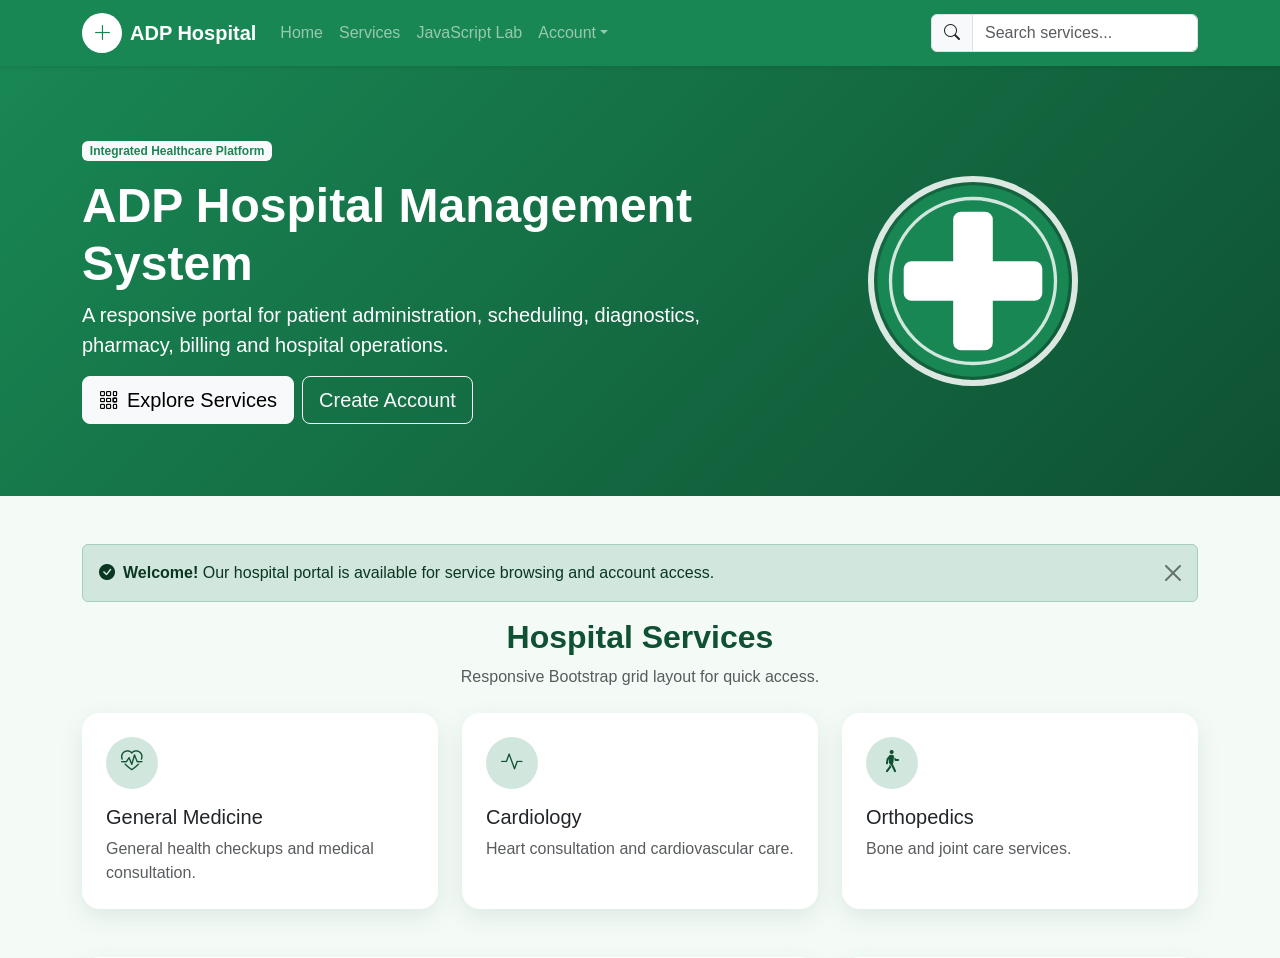
<file: index.html>
<!DOCTYPE html><html lang="en"><head><meta charset="UTF-8"><meta name="viewport" content="width=device-width, initial-scale=1"><meta http-equiv="refresh" content="0; url=home.html"><title>ADP Hospital</title></head><body><p>Redirecting to <a href="home.html">ADP Hospital</a>...</p></body></html>
</file>
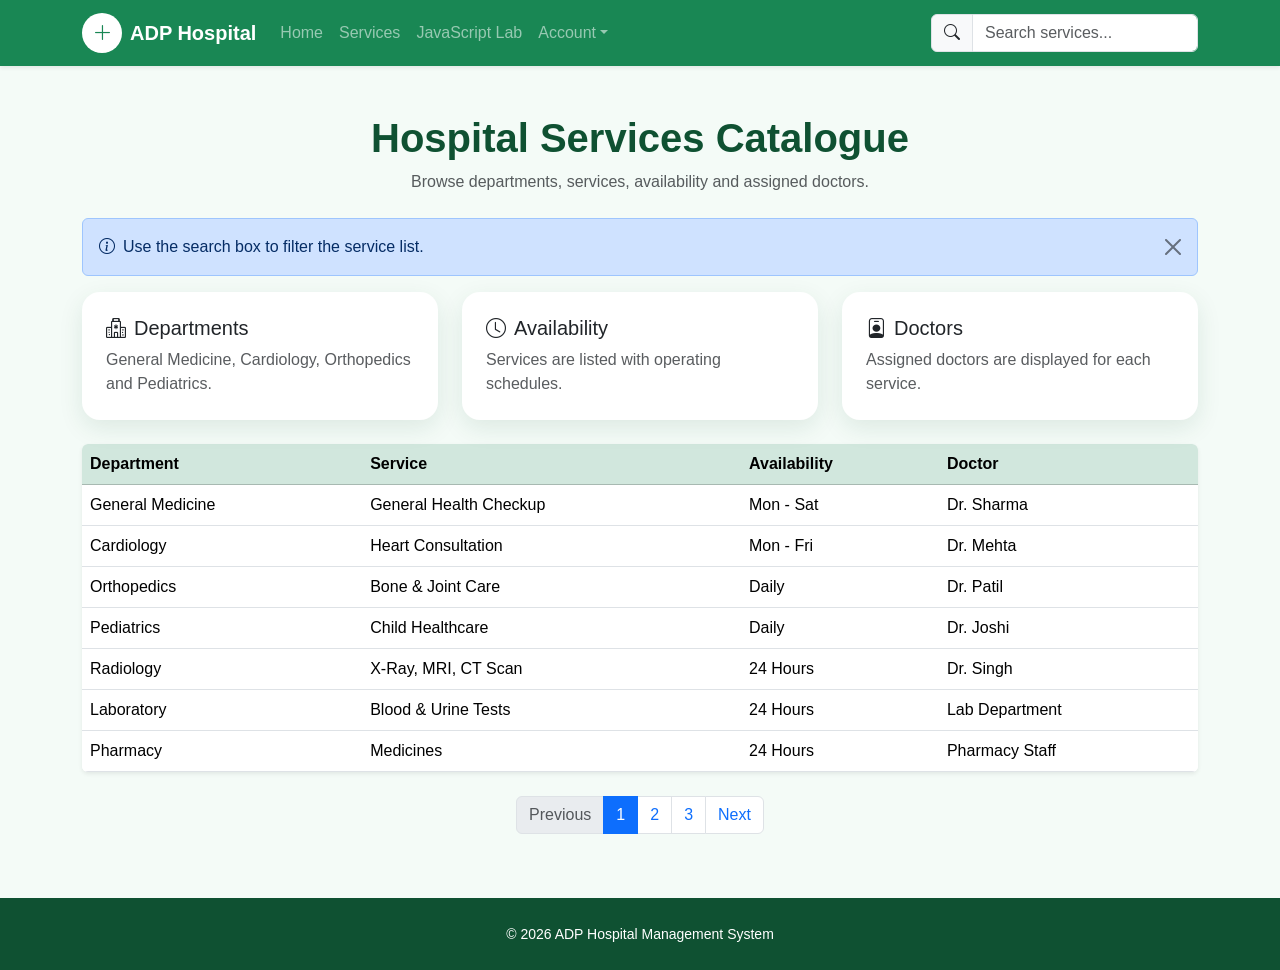
<file: catalogue.html>
<!DOCTYPE html><html lang="en"><head><meta charset="UTF-8"><meta name="viewport" content="width=device-width, initial-scale=1">
<title>Services Catalogue | ADP Hospital</title><link href="https://cdn.jsdelivr.net/npm/bootstrap@5.3.3/dist/css/bootstrap.min.css" rel="stylesheet"><link href="https://cdn.jsdelivr.net/npm/bootstrap-icons@1.11.3/font/bootstrap-icons.css" rel="stylesheet"><link rel="stylesheet" href="styles.css"></head><body> 
<nav class="navbar navbar-expand-lg navbar-dark bg-success sticky-top shadow-sm">
<div class="container">
<a class="navbar-brand fw-bold d-flex align-items-center gap-2" href="home.html"><span class="brand-mark"><i class="bi bi-plus-lg"></i></span> ADP Hospital</a>
<button class="navbar-toggler" type="button" data-bs-toggle="collapse" data-bs-target="#mainNav"><span class="navbar-toggler-icon"></span></button>
<div class="collapse navbar-collapse" id="mainNav">
<ul class="navbar-nav me-auto mb-2 mb-lg-0">
<li class="nav-item"><a class="nav-link" href="home.html">Home</a></li>
<li class="nav-item"><a class="nav-link" href="catalogue.html">Services</a></li><li class="nav-item"><a class="nav-link" href="javascript.html">JavaScript Lab</a></li>
<li class="nav-item dropdown"><a class="nav-link dropdown-toggle" href="#" data-bs-toggle="dropdown">Account</a>
<ul class="dropdown-menu"><li><a class="dropdown-item" href="login.html">Login</a></li><li><a class="dropdown-item" href="register.html">Register</a></li></ul></li>
</ul>
<form class="d-flex" role="search" onsubmit="return false;"><div class="input-group">
<span class="input-group-text"><i class="bi bi-search"></i></span><input class="form-control" type="search" placeholder="Search services..." id="globalSearch">
</div></form>
</div></div></nav>

<main class="container py-5"><div class="text-center mb-4"><h1 class="page-title">Hospital Services Catalogue</h1><p class="text-muted">Browse departments, services, availability and assigned doctors.</p></div>
<div class="alert alert-primary alert-dismissible fade show" role="alert"><i class="bi bi-info-circle me-2"></i>Use the search box to filter the service list.<button type="button" class="btn-close" data-bs-dismiss="alert"></button></div>
<div class="row g-4 mb-4"><div class="col-12 col-md-4"><div class="card section-card p-4"><h5><i class="bi bi-hospital me-2"></i>Departments</h5><p class="text-muted mb-0">General Medicine, Cardiology, Orthopedics and Pediatrics.</p></div></div>
<div class="col-12 col-md-4"><div class="card section-card p-4"><h5><i class="bi bi-clock me-2"></i>Availability</h5><p class="text-muted mb-0">Services are listed with operating schedules.</p></div></div>
<div class="col-12 col-md-4"><div class="card section-card p-4"><h5><i class="bi bi-person-badge me-2"></i>Doctors</h5><p class="text-muted mb-0">Assigned doctors are displayed for each service.</p></div></div></div>
<div class="table-responsive shadow-sm rounded"><table class="table table-hover align-middle mb-0 bg-white" id="serviceTable">
<thead class="table-success"><tr><th>Department</th><th>Service</th><th>Availability</th><th>Doctor</th></tr></thead><tbody>
<tr><td>General Medicine</td><td>General Health Checkup</td><td>Mon - Sat</td><td>Dr. Sharma</td></tr>
<tr><td>Cardiology</td><td>Heart Consultation</td><td>Mon - Fri</td><td>Dr. Mehta</td></tr>
<tr><td>Orthopedics</td><td>Bone &amp; Joint Care</td><td>Daily</td><td>Dr. Patil</td></tr>
<tr><td>Pediatrics</td><td>Child Healthcare</td><td>Daily</td><td>Dr. Joshi</td></tr>
<tr><td>Radiology</td><td>X-Ray, MRI, CT Scan</td><td>24 Hours</td><td>Dr. Singh</td></tr>
<tr><td>Laboratory</td><td>Blood &amp; Urine Tests</td><td>24 Hours</td><td>Lab Department</td></tr>
<tr><td>Pharmacy</td><td>Medicines</td><td>24 Hours</td><td>Pharmacy Staff</td></tr></tbody></table></div>
<nav class="mt-4" aria-label="Service pages"><ul class="pagination justify-content-center"><li class="page-item disabled"><a class="page-link" href="#">Previous</a></li>
<li class="page-item active"><a class="page-link" href="#">1</a></li><li class="page-item"><a class="page-link" href="#">2</a></li><li class="page-item"><a class="page-link" href="#">3</a></li><li class="page-item"><a class="page-link" href="#">Next</a></li></ul></nav>
</main><footer class="py-4"><div class="container text-center"><small>© 2026 ADP Hospital Management System</small></div></footer>
<script>document.getElementById('globalSearch').addEventListener('input',function(){var q=this.value.toLowerCase();document.querySelectorAll('#serviceTable tbody tr').forEach(function(r){r.style.display=r.innerText.toLowerCase().includes(q)?'':'none';});});</script>
<script src="https://cdn.jsdelivr.net/npm/bootstrap@5.3.3/dist/js/bootstrap.bundle.min.js"></script></body></html>
</file>
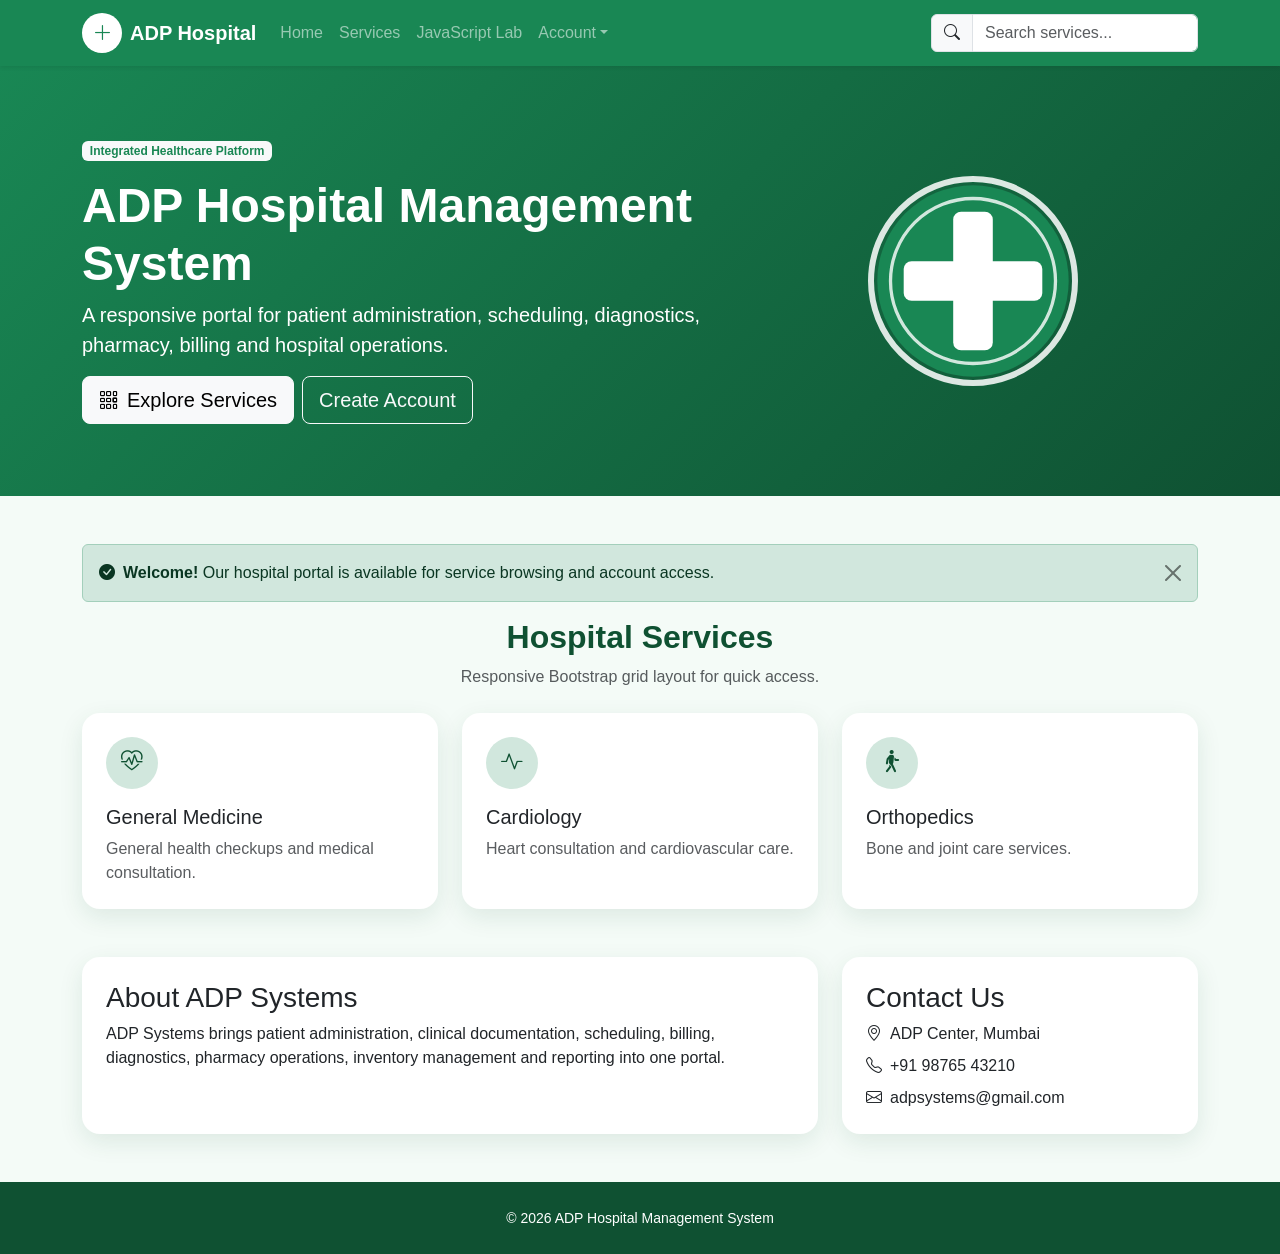
<file: home.html>
<!DOCTYPE html><html lang="en"><head>
<meta charset="UTF-8"><meta name="viewport" content="width=device-width, initial-scale=1">
<title>ADP Hospital Management System</title><link href="https://cdn.jsdelivr.net/npm/bootstrap@5.3.3/dist/css/bootstrap.min.css" rel="stylesheet"><link href="https://cdn.jsdelivr.net/npm/bootstrap-icons@1.11.3/font/bootstrap-icons.css" rel="stylesheet"><link rel="stylesheet" href="styles.css"></head><body>

<nav class="navbar navbar-expand-lg navbar-dark bg-success sticky-top shadow-sm">
<div class="container">
<a class="navbar-brand fw-bold d-flex align-items-center gap-2" href="home.html"><span class="brand-mark"><i class="bi bi-plus-lg"></i></span> ADP Hospital</a>
<button class="navbar-toggler" type="button" data-bs-toggle="collapse" data-bs-target="#mainNav"><span class="navbar-toggler-icon"></span></button>
<div class="collapse navbar-collapse" id="mainNav">
<ul class="navbar-nav me-auto mb-2 mb-lg-0">
<li class="nav-item"><a class="nav-link" href="home.html">Home</a></li>
<li class="nav-item"><a class="nav-link" href="catalogue.html">Services</a></li><li class="nav-item"><a class="nav-link" href="javascript.html">JavaScript Lab</a></li>
<li class="nav-item dropdown"><a class="nav-link dropdown-toggle" href="#" data-bs-toggle="dropdown">Account</a>
<ul class="dropdown-menu"><li><a class="dropdown-item" href="login.html">Login</a></li><li><a class="dropdown-item" href="register.html">Register</a></li></ul></li>
</ul>
<form class="d-flex" role="search" onsubmit="return false;"><div class="input-group">
<span class="input-group-text"><i class="bi bi-search"></i></span><input class="form-control" type="search" placeholder="Search services..." id="globalSearch">
</div></form>
</div></div></nav>

<header class="hero py-5"><div class="container py-4"><div class="row align-items-center g-4">
<div class="col-12 col-md-7"><span class="badge bg-light text-success mb-3">Integrated Healthcare Platform</span>
<h1 class="display-5 fw-bold">ADP Hospital Management System</h1>
<p class="lead">A responsive portal for patient administration, scheduling, diagnostics, pharmacy, billing and hospital operations.</p>
<div class="d-flex flex-wrap gap-2"><a href="catalogue.html" class="btn btn-light btn-lg"><i class="bi bi-grid-3x3-gap me-2"></i>Explore Services</a>
<a href="register.html" class="btn btn-outline-light btn-lg">Create Account</a></div></div>
<div class="col-12 col-md-5 text-center"><img src="hospital-logo.svg" class="hero-logo rounded-circle img-fluid" alt="Hospital logo"></div>
</div></div></header>
<main class="container py-5">
<div class="alert alert-success alert-dismissible fade show" role="alert"><i class="bi bi-check-circle-fill me-2"></i><strong>Welcome!</strong> Our hospital portal is available for service browsing and account access.
<button type="button" class="btn-close" data-bs-dismiss="alert"></button></div>
<section class="mb-5"><div class="text-center mb-4"><h2 class="page-title">Hospital Services</h2><p class="text-muted">Responsive Bootstrap grid layout for quick access.</p></div>
<div class="row g-4">
<div class="col-12 col-sm-6 col-md-4"><div class="card section-card p-4"><span class="service-icon mb-3"><i class="bi bi-heart-pulse"></i></span><h5>General Medicine</h5><p class="text-muted mb-0">General health checkups and medical consultation.</p></div></div>
<div class="col-12 col-sm-6 col-md-4"><div class="card section-card p-4"><span class="service-icon mb-3"><i class="bi bi-activity"></i></span><h5>Cardiology</h5><p class="text-muted mb-0">Heart consultation and cardiovascular care.</p></div></div>
<div class="col-12 col-sm-6 col-md-4"><div class="card section-card p-4"><span class="service-icon mb-3"><i class="bi bi-person-walking"></i></span><h5>Orthopedics</h5><p class="text-muted mb-0">Bone and joint care services.</p></div></div>
</div></section>
<section class="row g-4"><div class="col-12 col-md-8"><div class="card section-card p-4"><h3>About ADP Systems</h3><p class="mb-0">ADP Systems brings patient administration, clinical documentation, scheduling, billing, diagnostics, pharmacy operations, inventory management and reporting into one portal.</p></div></div>
<div class="col-12 col-md-4"><div class="card section-card p-4"><h3>Contact Us</h3><p class="mb-2"><i class="bi bi-geo-alt me-2"></i>ADP Center, Mumbai</p><p class="mb-2"><i class="bi bi-telephone me-2"></i>+91 98765 43210</p><p class="mb-0"><i class="bi bi-envelope me-2"></i>adpsystems@gmail.com</p></div></div></section>
</main><footer class="py-4"><div class="container text-center"><small>© 2026 ADP Hospital Management System</small></div></footer><script src="https://cdn.jsdelivr.net/npm/bootstrap@5.3.3/dist/js/bootstrap.bundle.min.js"></script></body></html>
</file>
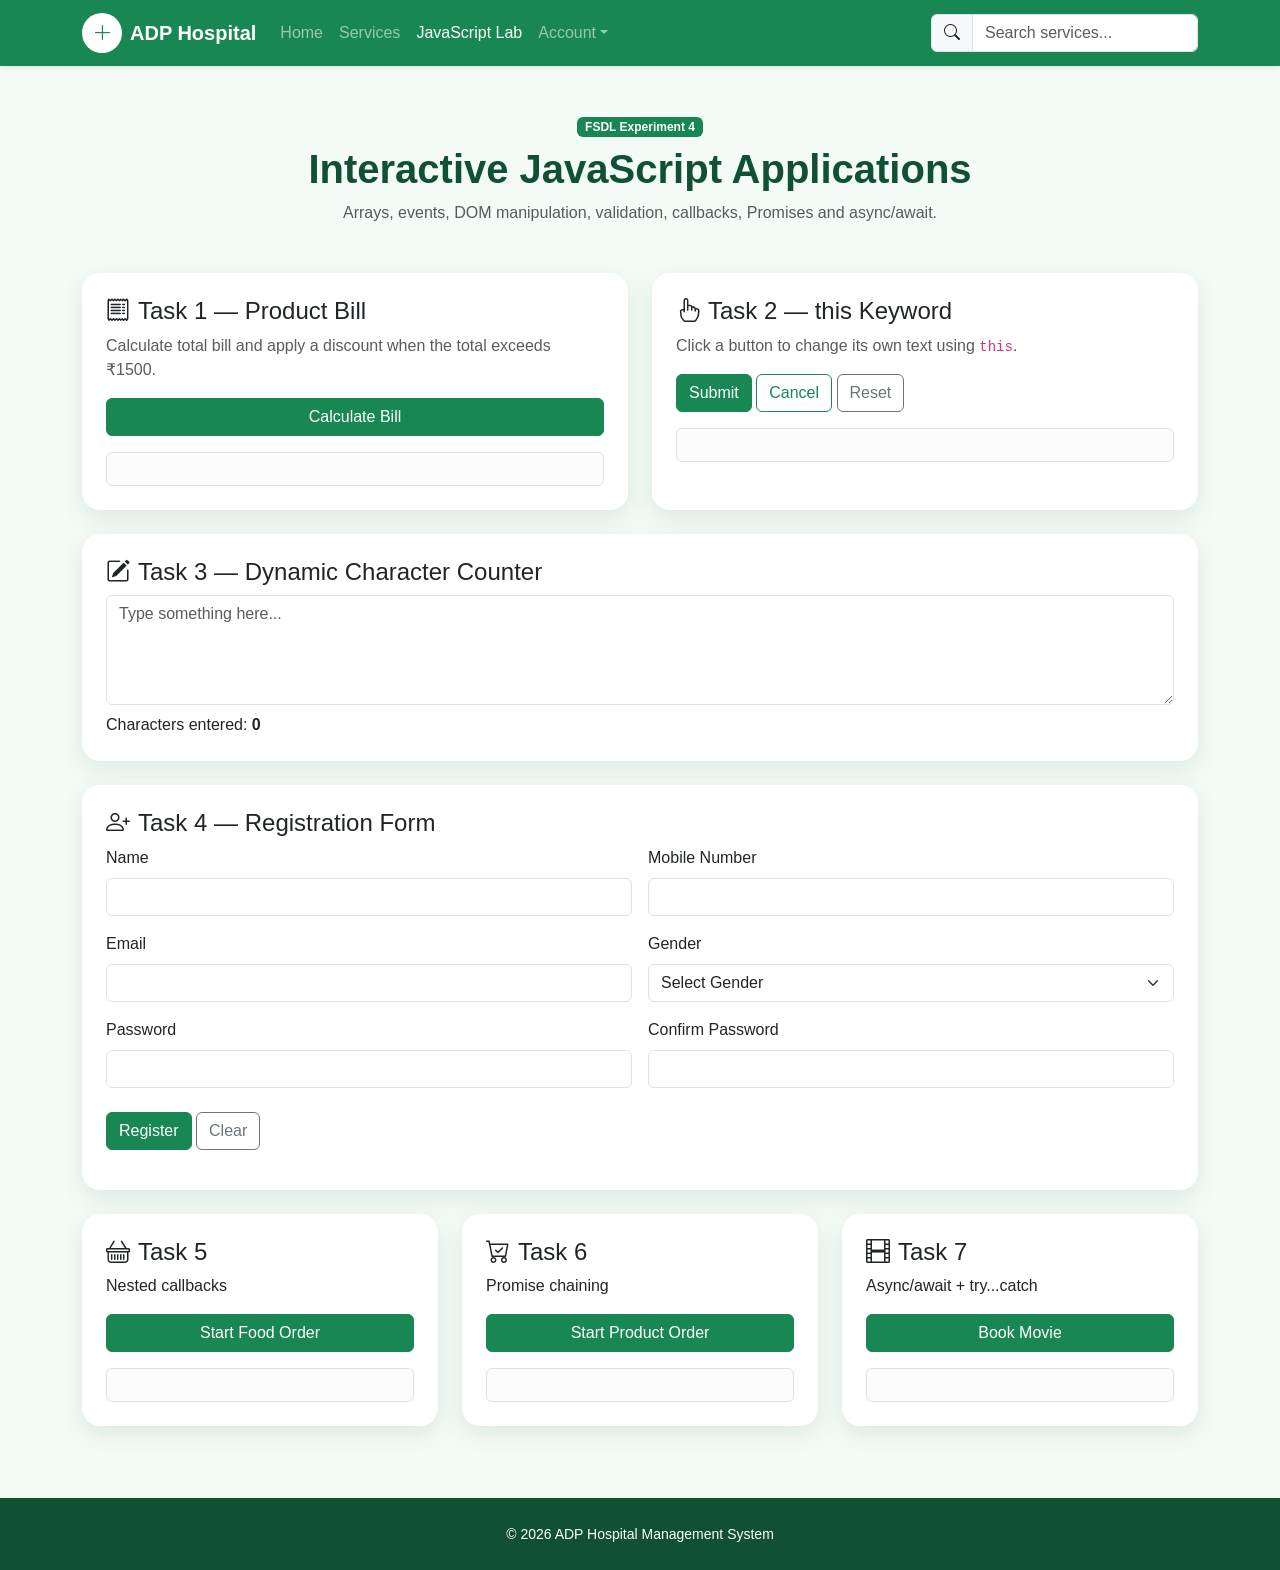
<file: javascript.html>
<!DOCTYPE html>
<html lang="en">
<head>
<meta charset="UTF-8">
<meta name="viewport" content="width=device-width, initial-scale=1.0">
<title>JavaScript Lab | ADP Hospital</title>
<link href="https://cdn.jsdelivr.net/npm/bootstrap@5.3.3/dist/css/bootstrap.min.css" rel="stylesheet">
<link href="https://cdn.jsdelivr.net/npm/bootstrap-icons@1.11.3/font/bootstrap-icons.css" rel="stylesheet">
<link rel="stylesheet" href="styles.css">
</head>
<body>
<nav class="navbar navbar-expand-lg navbar-dark bg-success sticky-top shadow-sm">
<div class="container">
<a class="navbar-brand fw-bold d-flex align-items-center gap-2" href="home.html">
<span class="brand-mark"><i class="bi bi-plus-lg"></i></span> ADP Hospital
</a>
<button class="navbar-toggler" type="button" data-bs-toggle="collapse" data-bs-target="#mainNav">
<span class="navbar-toggler-icon"></span></button>
<div class="collapse navbar-collapse" id="mainNav">
<ul class="navbar-nav me-auto mb-2 mb-lg-0">
<li class="nav-item"><a class="nav-link" href="home.html">Home</a></li>
<li class="nav-item"><a class="nav-link" href="catalogue.html">Services</a></li>
<li class="nav-item"><a class="nav-link active" href="javascript.html">JavaScript Lab</a></li>
<li class="nav-item dropdown">
<a class="nav-link dropdown-toggle" href="#" data-bs-toggle="dropdown">Account</a>
<ul class="dropdown-menu">
<li><a class="dropdown-item" href="login.html">Login</a></li>
<li><a class="dropdown-item" href="register.html">Register</a></li>
</ul></li>
</ul>
<form class="d-flex" role="search" onsubmit="return false;">
<div class="input-group"><span class="input-group-text"><i class="bi bi-search"></i></span>
<input class="form-control" type="search" placeholder="Search services..." id="globalSearch"></div>
</form>
</div></div></nav>

<main class="container py-5">
<div class="text-center mb-5">
<span class="badge bg-success mb-2">FSDL Experiment 4</span>
<h1 class="page-title">Interactive JavaScript Applications</h1>
<p class="text-muted">Arrays, events, DOM manipulation, validation, callbacks, Promises and async/await.</p>
</div>

<div class="row g-4">
<div class="col-12 col-lg-6">
<div class="card section-card p-4">
<h4><i class="bi bi-receipt me-2"></i>Task 1 — Product Bill</h4>
<p class="text-muted">Calculate total bill and apply a discount when the total exceeds ₹1500.</p>
<button class="btn btn-success" onclick="calculateBill()">Calculate Bill</button>
<div id="billOutput" class="alert alert-light border mt-3 mb-0"></div>
</div></div>

<div class="col-12 col-lg-6">
<div class="card section-card p-4">
<h4><i class="bi bi-hand-index me-2"></i>Task 2 — this Keyword</h4>
<p class="text-muted">Click a button to change its own text using <code>this</code>.</p>
<div>
<button class="btn btn-success" onclick="changeButtonText(this)">Submit</button>
<button class="btn btn-outline-success" onclick="changeButtonText(this)">Cancel</button>
<button class="btn btn-outline-secondary" onclick="changeButtonText(this)">Reset</button>
</div>
<div id="buttonOutput" class="alert alert-light border mt-3 mb-0"></div>
</div></div>

<div class="col-12">
<div class="card section-card p-4">
<h4><i class="bi bi-pencil-square me-2"></i>Task 3 — Dynamic Character Counter</h4>
<textarea id="textBox" class="form-control" rows="4" oninput="countCharacters()" placeholder="Type something here..."></textarea>
<div class="mt-2">Characters entered: <strong id="charCount">0</strong></div>
</div></div>

<div class="col-12">
<div class="card section-card p-4">
<h4><i class="bi bi-person-plus me-2"></i>Task 4 — Registration Form</h4>
<form id="registrationForm" novalidate>
<div class="row g-3">
<div class="col-12 col-md-6"><label class="form-label">Name</label><input id="regName" class="form-control"></div>
<div class="col-12 col-md-6"><label class="form-label">Mobile Number</label><input id="regMobile" class="form-control" maxlength="10"></div>
<div class="col-12 col-md-6"><label class="form-label">Email</label><input id="regEmail" type="email" class="form-control"></div>
<div class="col-12 col-md-6"><label class="form-label">Gender</label>
<select id="regGender" class="form-select"><option value="">Select Gender</option><option>Male</option><option>Female</option><option>Other</option></select></div>
<div class="col-12 col-md-6"><label class="form-label">Password</label><input id="regPassword" type="password" class="form-control"></div>
<div class="col-12 col-md-6"><label class="form-label">Confirm Password</label><input id="regConfirm" type="password" class="form-control"></div>
</div>
<button class="btn btn-success mt-4" type="submit">Register</button>
<button class="btn btn-outline-secondary mt-4" type="reset">Clear</button>
</form>
<div id="formOutput" class="mt-3"></div>
</div></div>

<div class="col-12 col-lg-4">
<div class="card section-card p-4 h-100">
<h4><i class="bi bi-basket me-2"></i>Task 5</h4><p>Nested callbacks</p>
<button class="btn btn-success" onclick="startFoodOrder()">Start Food Order</button>
<div id="callbackOutput" class="alert alert-light border mt-3 mb-0"></div>
</div></div>

<div class="col-12 col-lg-4">
<div class="card section-card p-4 h-100">
<h4><i class="bi bi-cart-check me-2"></i>Task 6</h4><p>Promise chaining</p>
<button class="btn btn-success" onclick="startProductOrder()">Start Product Order</button>
<div id="promiseOutput" class="alert alert-light border mt-3 mb-0"></div>
</div></div>

<div class="col-12 col-lg-4">
<div class="card section-card p-4 h-100">
<h4><i class="bi bi-film me-2"></i>Task 7</h4><p>Async/await + try...catch</p>
<button class="btn btn-success" onclick="startMovieBooking()">Book Movie</button>
<div id="asyncOutput" class="alert alert-light border mt-3 mb-0"></div>
</div></div>
</div>
</main>

<footer class="py-4 mt-4"><div class="container text-center"><small>© 2026 ADP Hospital Management System</small></div></footer>
<script src="script.js"></script>
<script src="https://cdn.jsdelivr.net/npm/bootstrap@5.3.3/dist/js/bootstrap.bundle.min.js"></script>
</body>
</html>
</file>
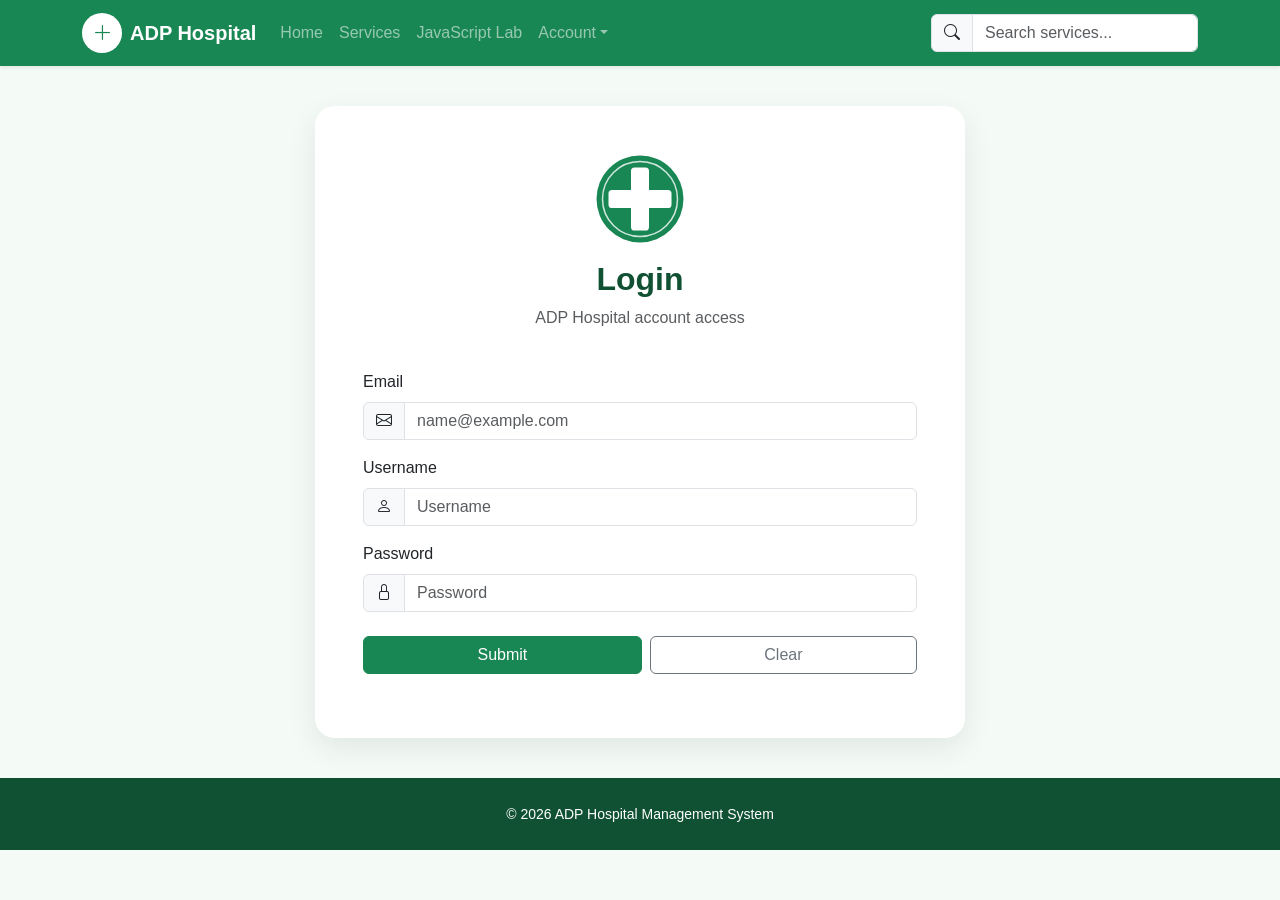
<file: login.html>
<!DOCTYPE html><html lang="en"><head><meta charset="UTF-8"><meta name="viewport" content="width=device-width, initial-scale=1">
<title>Login | ADP Hospital</title><link href="https://cdn.jsdelivr.net/npm/bootstrap@5.3.3/dist/css/bootstrap.min.css" rel="stylesheet"><link href="https://cdn.jsdelivr.net/npm/bootstrap-icons@1.11.3/font/bootstrap-icons.css" rel="stylesheet"><link rel="stylesheet" href="styles.css"></head><body>
<nav class="navbar navbar-expand-lg navbar-dark bg-success sticky-top shadow-sm">
<div class="container">
<a class="navbar-brand fw-bold d-flex align-items-center gap-2" href="home.html"><span class="brand-mark"><i class="bi bi-plus-lg"></i></span> ADP Hospital</a>
<button class="navbar-toggler" type="button" data-bs-toggle="collapse" data-bs-target="#mainNav"><span class="navbar-toggler-icon"></span></button>
<div class="collapse navbar-collapse" id="mainNav">
<ul class="navbar-nav me-auto mb-2 mb-lg-0">
<li class="nav-item"><a class="nav-link" href="home.html">Home</a></li>
<li class="nav-item"><a class="nav-link" href="catalogue.html">Services</a></li><li class="nav-item"><a class="nav-link" href="javascript.html">JavaScript Lab</a></li>
<li class="nav-item dropdown"><a class="nav-link dropdown-toggle" href="#" data-bs-toggle="dropdown">Account</a>
<ul class="dropdown-menu"><li><a class="dropdown-item" href="login.html">Login</a></li><li><a class="dropdown-item" href="register.html">Register</a></li></ul></li>
</ul>
<form class="d-flex" role="search" onsubmit="return false;"><div class="input-group">
<span class="input-group-text"><i class="bi bi-search"></i></span><input class="form-control" type="search" placeholder="Search services..." id="globalSearch">
</div></form>
</div></div></nav>

<main class="container"><div class="card form-card p-4 p-md-5"><div class="text-center mb-4"><img src="hospital-logo.svg" class="rounded-circle img-fluid" width="90" height="90" alt="Hospital logo"><h2 class="page-title mt-3">Login</h2><p class="text-muted">ADP Hospital account access</p></div>
<form onsubmit="showMessage(event)"><label class="form-label">Email</label><div class="input-group mb-3"><span class="input-group-text"><i class="bi bi-envelope"></i></span><input type="email" class="form-control" required placeholder="name@example.com"></div>
<label class="form-label">Username</label><div class="input-group mb-3"><span class="input-group-text"><i class="bi bi-person"></i></span><input type="text" class="form-control" required placeholder="Username"></div>
<label class="form-label">Password</label><div class="input-group mb-4"><span class="input-group-text"><i class="bi bi-lock"></i></span><input type="password" class="form-control" required placeholder="Password"></div>
<div class="d-grid gap-2 d-sm-flex"><button class="btn btn-success flex-fill" type="submit">Submit</button><button class="btn btn-outline-secondary flex-fill" type="reset">Clear</button></div></form>
<div id="formAlert" class="mt-3"></div></div></main><footer class="py-4"><div class="container text-center"><small>© 2026 ADP Hospital Management System</small></div></footer>
<script>function showMessage(e){e.preventDefault();document.getElementById('formAlert').innerHTML='<div class="alert alert-info alert-dismissible fade show">Form submitted successfully for demonstration.<button type="button" class="btn-close" data-bs-dismiss="alert"></button></div>';}</script><script src="https://cdn.jsdelivr.net/npm/bootstrap@5.3.3/dist/js/bootstrap.bundle.min.js"></script></body></html>
</file>
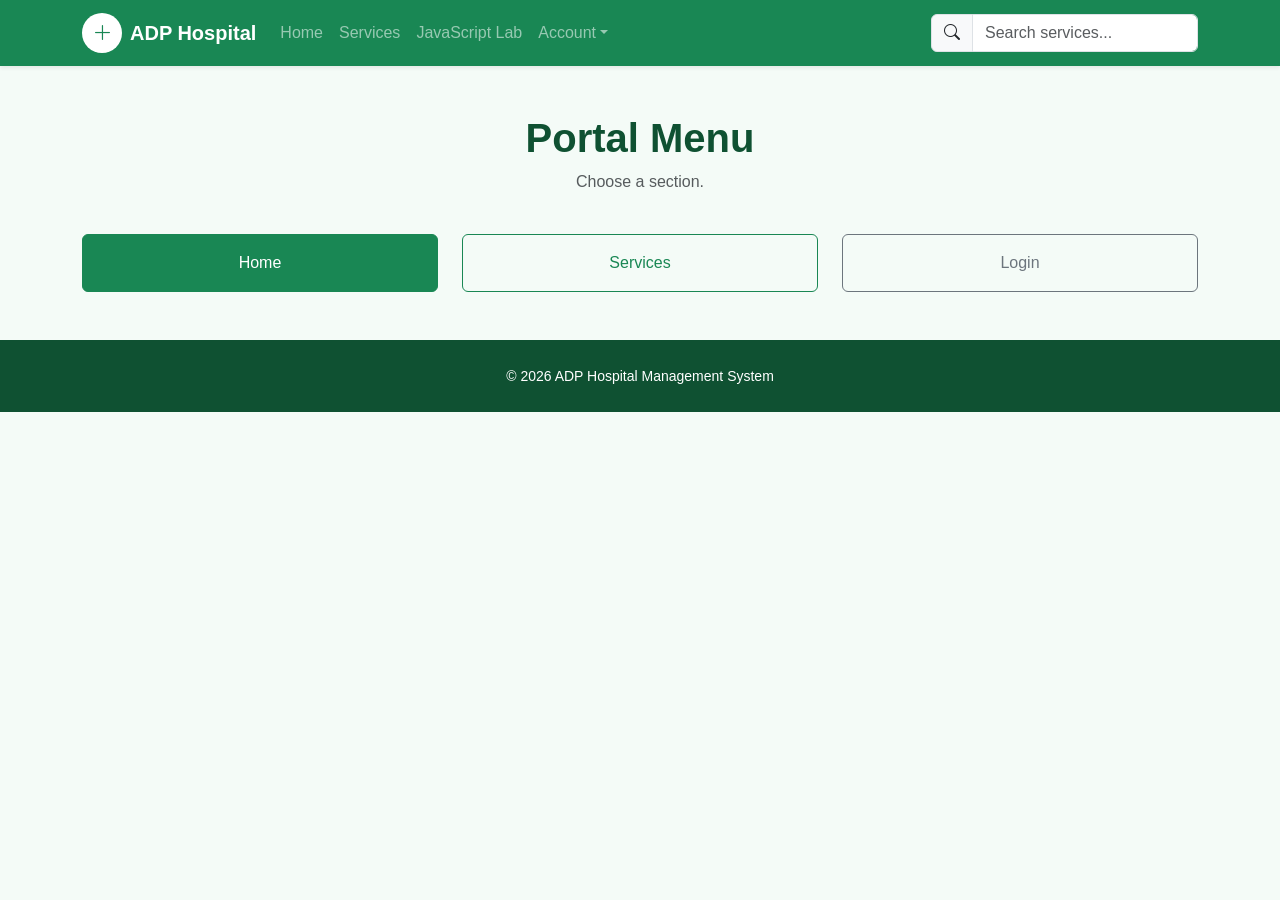
<file: menu.html>
<!DOCTYPE html><html lang="en"><head><meta charset="UTF-8"><meta name="viewport" content="width=device-width, initial-scale=1"><title>Menu | ADP Hospital</title><link href="https://cdn.jsdelivr.net/npm/bootstrap@5.3.3/dist/css/bootstrap.min.css" rel="stylesheet"><link href="https://cdn.jsdelivr.net/npm/bootstrap-icons@1.11.3/font/bootstrap-icons.css" rel="stylesheet"><link rel="stylesheet" href="styles.css"></head><body>
<nav class="navbar navbar-expand-lg navbar-dark bg-success sticky-top shadow-sm">
<div class="container">
<a class="navbar-brand fw-bold d-flex align-items-center gap-2" href="home.html"><span class="brand-mark"><i class="bi bi-plus-lg"></i></span> ADP Hospital</a>
<button class="navbar-toggler" type="button" data-bs-toggle="collapse" data-bs-target="#mainNav"><span class="navbar-toggler-icon"></span></button>
<div class="collapse navbar-collapse" id="mainNav">
<ul class="navbar-nav me-auto mb-2 mb-lg-0">
<li class="nav-item"><a class="nav-link" href="home.html">Home</a></li>
<li class="nav-item"><a class="nav-link" href="catalogue.html">Services</a></li><li class="nav-item"><a class="nav-link" href="javascript.html">JavaScript Lab</a></li>
<li class="nav-item dropdown"><a class="nav-link dropdown-toggle" href="#" data-bs-toggle="dropdown">Account</a>
<ul class="dropdown-menu"><li><a class="dropdown-item" href="login.html">Login</a></li><li><a class="dropdown-item" href="register.html">Register</a></li></ul></li>
</ul>
<form class="d-flex" role="search" onsubmit="return false;"><div class="input-group">
<span class="input-group-text"><i class="bi bi-search"></i></span><input class="form-control" type="search" placeholder="Search services..." id="globalSearch">
</div></form>
</div></div></nav>

<main class="container py-5"><div class="text-center"><h1 class="page-title">Portal Menu</h1><p class="text-muted">Choose a section.</p></div><div class="row g-4 mt-2">
<div class="col-12 col-md-4"><a href="home.html" class="btn btn-success w-100 p-3">Home</a></div>
<div class="col-12 col-md-4"><a href="catalogue.html" class="btn btn-outline-success w-100 p-3">Services</a></div>
<div class="col-12 col-md-4"><a href="login.html" class="btn btn-outline-secondary w-100 p-3">Login</a></div>
</div></main><footer class="py-4"><div class="container text-center"><small>© 2026 ADP Hospital Management System</small></div></footer><script src="https://cdn.jsdelivr.net/npm/bootstrap@5.3.3/dist/js/bootstrap.bundle.min.js"></script></body></html>
</file>
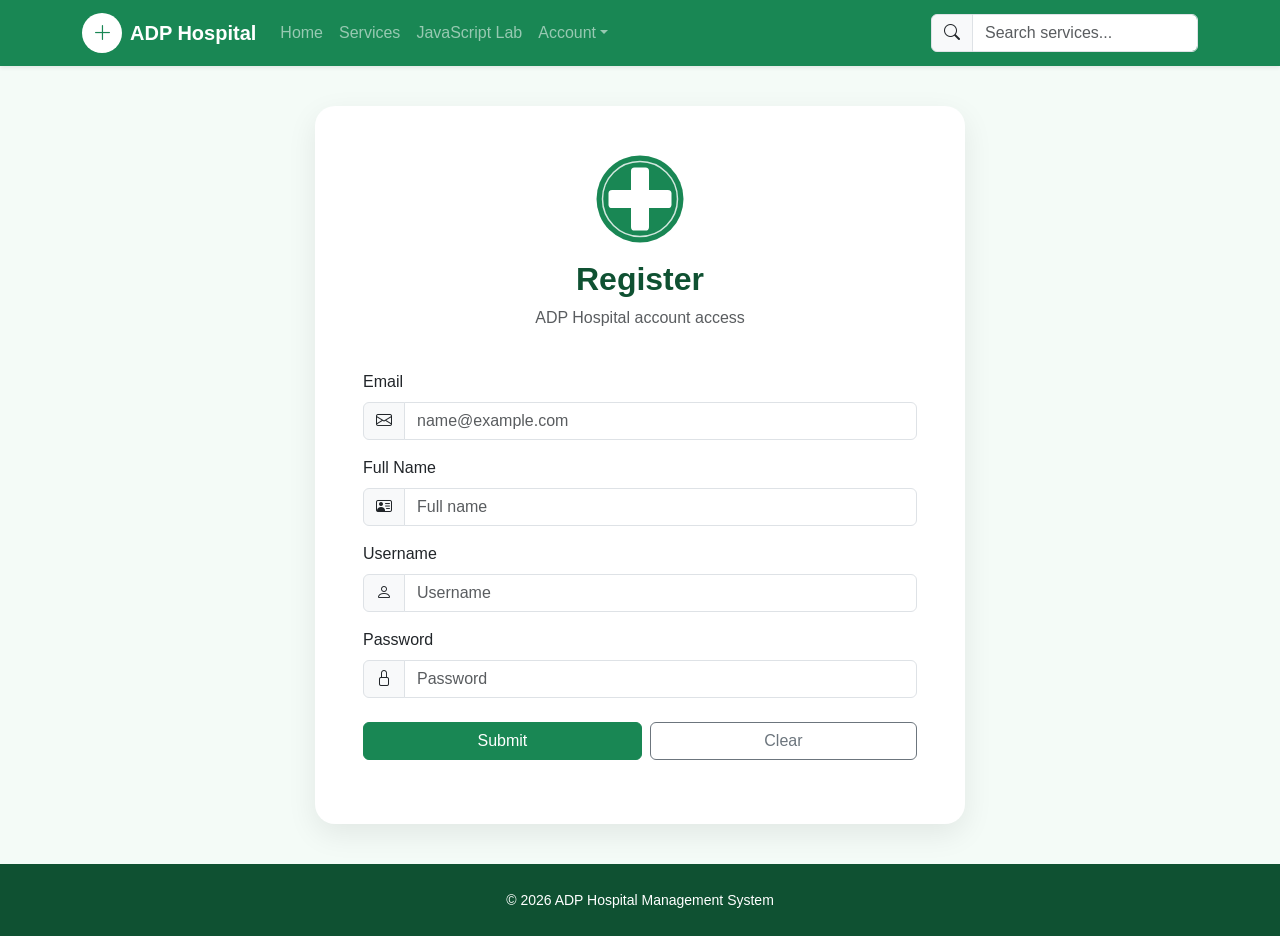
<file: register.html>
<!DOCTYPE html><html lang="en"><head><meta charset="UTF-8"><meta name="viewport" content="width=device-width, initial-scale=1">
<title>Register | ADP Hospital</title><link href="https://cdn.jsdelivr.net/npm/bootstrap@5.3.3/dist/css/bootstrap.min.css" rel="stylesheet"><link href="https://cdn.jsdelivr.net/npm/bootstrap-icons@1.11.3/font/bootstrap-icons.css" rel="stylesheet"><link rel="stylesheet" href="styles.css"></head><body>
<nav class="navbar navbar-expand-lg navbar-dark bg-success sticky-top shadow-sm">
<div class="container">
<a class="navbar-brand fw-bold d-flex align-items-center gap-2" href="home.html"><span class="brand-mark"><i class="bi bi-plus-lg"></i></span> ADP Hospital</a>
<button class="navbar-toggler" type="button" data-bs-toggle="collapse" data-bs-target="#mainNav"><span class="navbar-toggler-icon"></span></button>
<div class="collapse navbar-collapse" id="mainNav">
<ul class="navbar-nav me-auto mb-2 mb-lg-0">
<li class="nav-item"><a class="nav-link" href="home.html">Home</a></li>
<li class="nav-item"><a class="nav-link" href="catalogue.html">Services</a></li><li class="nav-item"><a class="nav-link" href="javascript.html">JavaScript Lab</a></li>
<li class="nav-item dropdown"><a class="nav-link dropdown-toggle" href="#" data-bs-toggle="dropdown">Account</a>
<ul class="dropdown-menu"><li><a class="dropdown-item" href="login.html">Login</a></li><li><a class="dropdown-item" href="register.html">Register</a></li></ul></li>
</ul>
<form class="d-flex" role="search" onsubmit="return false;"><div class="input-group">
<span class="input-group-text"><i class="bi bi-search"></i></span><input class="form-control" type="search" placeholder="Search services..." id="globalSearch">
</div></form>
</div></div></nav>

<main class="container"><div class="card form-card p-4 p-md-5"><div class="text-center mb-4"><img src="hospital-logo.svg" class="rounded-circle img-fluid" width="90" height="90" alt="Hospital logo"><h2 class="page-title mt-3">Register</h2><p class="text-muted">ADP Hospital account access</p></div>
<form onsubmit="showMessage(event)"><label class="form-label">Email</label><div class="input-group mb-3"><span class="input-group-text"><i class="bi bi-envelope"></i></span><input type="email" class="form-control" required placeholder="name@example.com"></div>
<label class="form-label">Full Name</label><div class="input-group mb-3"><span class="input-group-text"><i class="bi bi-person-vcard"></i></span><input type="text" class="form-control" required placeholder="Full name"></div><label class="form-label">Username</label><div class="input-group mb-3"><span class="input-group-text"><i class="bi bi-person"></i></span><input type="text" class="form-control" required placeholder="Username"></div>
<label class="form-label">Password</label><div class="input-group mb-4"><span class="input-group-text"><i class="bi bi-lock"></i></span><input type="password" class="form-control" required placeholder="Password"></div>
<div class="d-grid gap-2 d-sm-flex"><button class="btn btn-success flex-fill" type="submit">Submit</button><button class="btn btn-outline-secondary flex-fill" type="reset">Clear</button></div></form>
<div id="formAlert" class="mt-3"></div></div></main><footer class="py-4"><div class="container text-center"><small>© 2026 ADP Hospital Management System</small></div></footer>
<script>function showMessage(e){e.preventDefault();document.getElementById('formAlert').innerHTML='<div class="alert alert-info alert-dismissible fade show">Form submitted successfully for demonstration.<button type="button" class="btn-close" data-bs-dismiss="alert"></button></div>';}</script><script src="https://cdn.jsdelivr.net/npm/bootstrap@5.3.3/dist/js/bootstrap.bundle.min.js"></script></body></html>
</file>
<file: styles.css>
:root{--hospital-green:#198754;--hospital-dark:#0f5132;--hospital-light:#f4fbf7}
body{background:var(--hospital-light);color:#24332b;font-family:Arial,Helvetica,sans-serif}
.hero{background:linear-gradient(135deg,#198754,#0f5132);color:white}
.hero-logo{width:210px;height:210px;object-fit:cover;border:6px solid rgba(255,255,255,.85)}
.section-card{border:0;border-radius:18px;box-shadow:0 8px 24px rgba(15,81,50,.10);height:100%}
.service-icon{width:52px;height:52px;display:inline-flex;align-items:center;justify-content:center;border-radius:50%;background:#d1e7dd;color:var(--hospital-dark);font-size:1.35rem}
.page-title{color:var(--hospital-dark);font-weight:700}
.form-card{max-width:650px;margin:40px auto;border:0;border-radius:20px;box-shadow:0 10px 30px rgba(0,0,0,.08)}
footer{background:var(--hospital-dark);color:white}
.brand-mark{width:40px;height:40px;border-radius:50%;background:white;color:var(--hospital-green);display:inline-flex;align-items:center;justify-content:center}
.table thead th{white-space:nowrap}
@media(max-width:576px){.hero-logo{width:150px;height:150px}}
</file>
